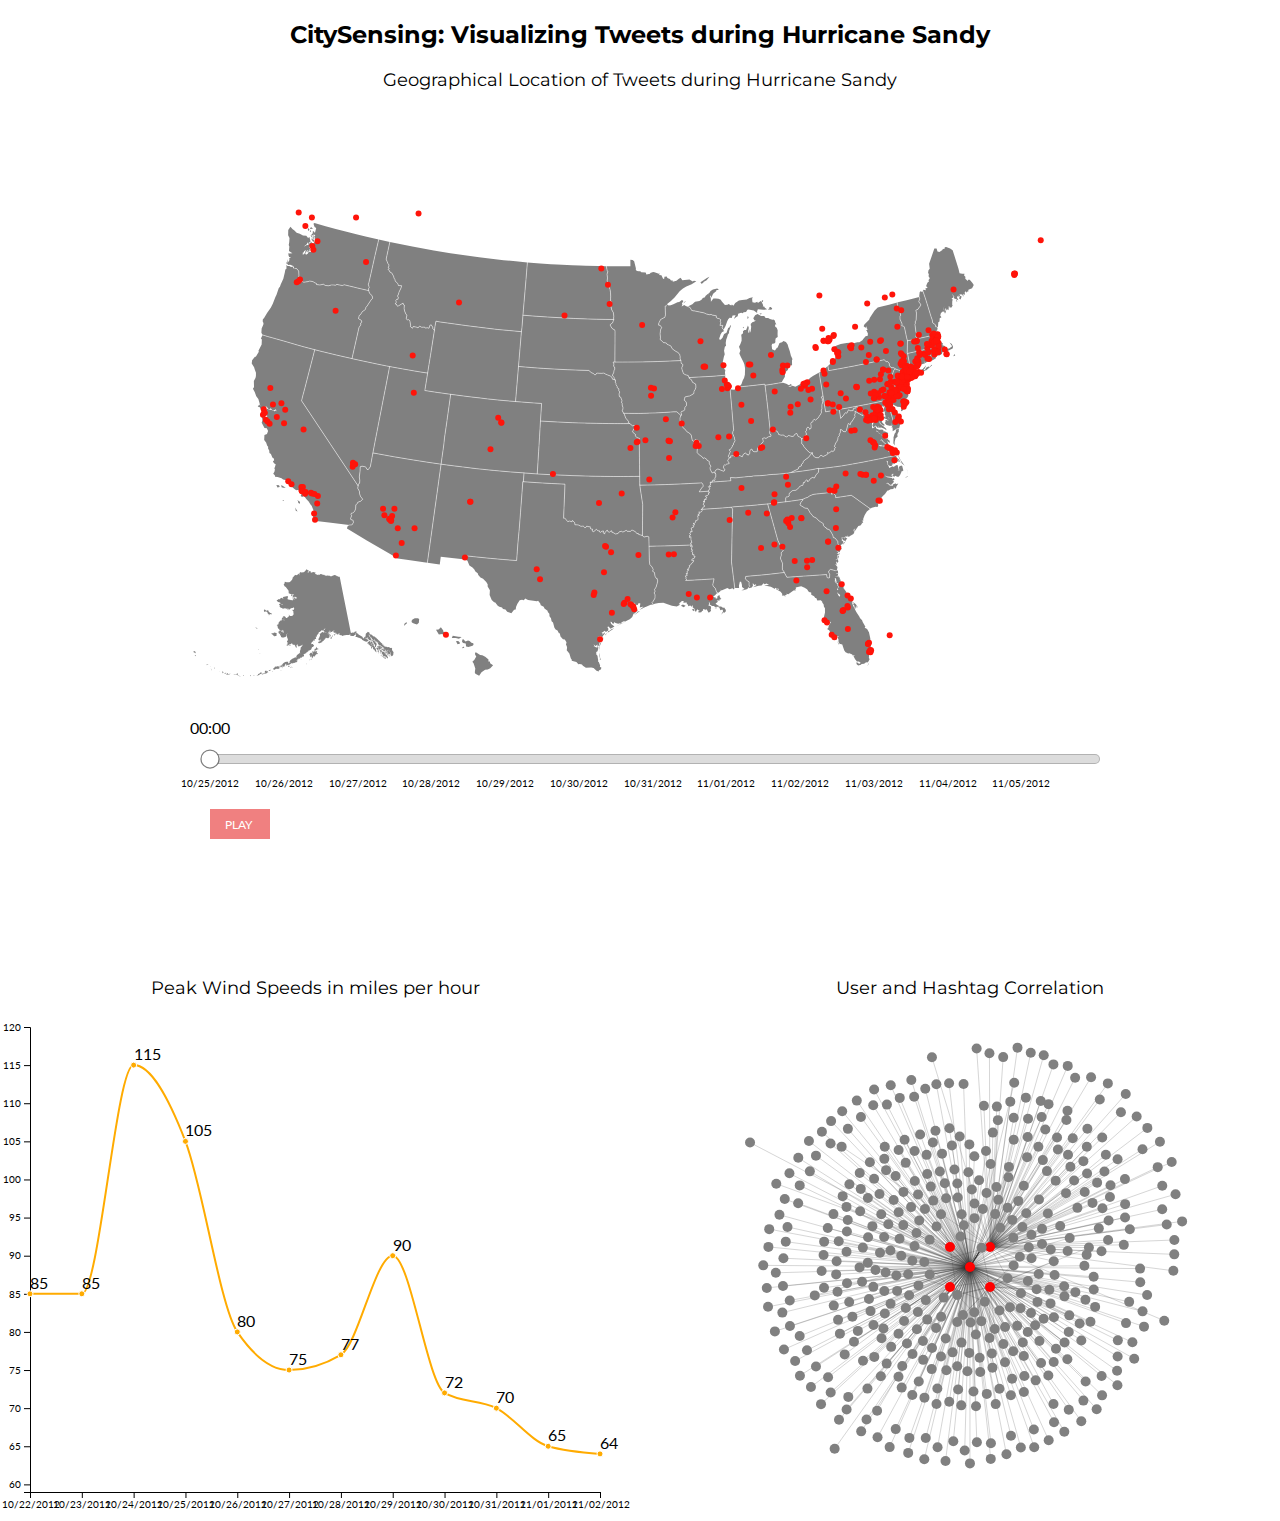
<file: index.html>
<!DOCTYPE html>
<head>
    <meta charset="utf-8">
    <link href="https://fonts.googleapis.com/css?family=Lato" rel="stylesheet">
    <link href="https://fonts.googleapis.com/css?family=Montserrat" rel="stylesheet">  
    <link rel="stylesheet" type="text/css" href="style.css">
</head>
<body>
    <div id="map-view">
        <h2>CitySensing: Visualizing Tweets during Hurricane Sandy</h2>
        <p class="caption">Geographical Location of Tweets during Hurricane Sandy</p>
        <svg id="map"></svg>
    </div>
    <div id="graph-line-view">
        <div id="line-view">
            <p class="caption">Peak Wind Speeds in miles per hour</p>
            <svg id="linechart"></svg>
        </div>
        <div id="graph-view">
            <p class="caption">User and Hashtag Correlation</p>
            <svg id="graph"></svg>
        </div>
    </div>
</body>
<script src="./lib/d3.min.js"></script>
<script src="./scripts/graph.js"></script>
<script src="./scripts/linechart.js"></script>
<script src="./lib/topojson.v2.min.js"></script>
<script src="./scripts/map.js"></script>
<script src='./scripts/compromise.min.js'></script>
</file>
<file: style.css>
html, body {
    width: 100%;
    height: 100%;
    margin: 0;
}

/* interaction */
.hide {
    display: none;
}

.flex {
    display: flex;
}

#title-div {
    height: 100%;
    align-items: center;
    justify-content: center;
}

#title-div-2 {
    background-color:rgba(214, 229, 255, 0.9);
    padding: 2%;
    width: 50%;
    height: 50%;
}

#title {
    margin: auto;
    text-align: center;
    font-family: 'Montserrat', sans-serif;
    font-size: 20px;
}

#story {
    /* width: 100%;
    height: 100%; */
    text-align: center;
    z-index: 2;
}

#explanation {
    font-family: 'Lato', sans-serif;
    margin-top: 0;
    padding: 2%;
    z-index: 2;
}

#image {
    top: 52%;
    left: 50%;
    position: absolute;
    width: 50%;
    transform: translate(-50%,-40%);
}

/* overall */
h2 {
    font-family: 'Montserrat', sans-serif;
    text-align: center;
}

#line-view {
    float: left;
}

#graph-view {
    float: right;
}

.caption {
    font-family: 'Montserrat', sans-serif;
    font-size: 18px;
    text-align: center;
}
/* line chart */
.line {
    fill: none;
    stroke: #ffab00;
    stroke-width: 2;
}
  
.overlay {
  fill: none;
  pointer-events: all;
}

.dot {
    fill: #ffab00;
    stroke: #fff;
}

.tick {
    font-family: 'Lato', sans-serif;
}

.label {
    font-family: 'Lato', sans-serif;
}

/* graph */
.node-tooltip {
    border-radius: 3px;
    padding: 3px;
    font-family: 'Lato', sans-serif;
}

/* map */
#map {
    display: block;
    margin: 0 auto;
}
.states :hover {
    fill: #e5921f;
}

.state-borders {
    fill: none;
    stroke: #fff;
    stroke-width: 0.5px;
    stroke-linejoin: round;
    stroke-linecap: round;
    pointer-events: none;
}
.feature.active {
    fill: orange;
}
.feature {
    fill: #ccc;
    cursor:pointer;
}

.ticks {
    font-size: 10px;
}

.track,
.track-inset,
.track-overlay {
    stroke-linecap: round;
}

.track {
    stroke: #000;
    stroke-opacity: 0.3;
    stroke-width: 10px;
}

.track-inset {
    stroke: #dcdcdc;
    stroke-width: 8px;
}

.track-overlay {
    pointer-events: stroke;
    stroke-width: 50px;
    stroke: transparent;
    cursor: pointer;
}

.handle {
    fill: #fff;
    stroke: #000;
    stroke-opacity: 0.5;
    stroke-width: 1.25px;
}
.toolTip {
    position: absolute;
    display: none;
    z-index: 1;
    min-width: 80px;
    max-width: 250px;
    height: auto;
    background: rgb(0, 0, 0, 0.9);
    text-align: center;
    border: 2px black;
    border-radius: 3px;
    padding: 3px;
    font-family: 'Lato', sans-serif;
}

.map-dates {
    font-family: 'Lato', sans-serif;
}

.cloud-text {
    font-family: 'Lato', sans-serif;
}

#playButton {
    font-family: 'Lato', sans-serif;
}

#btnText {
    text-align: center;
}
</file>
